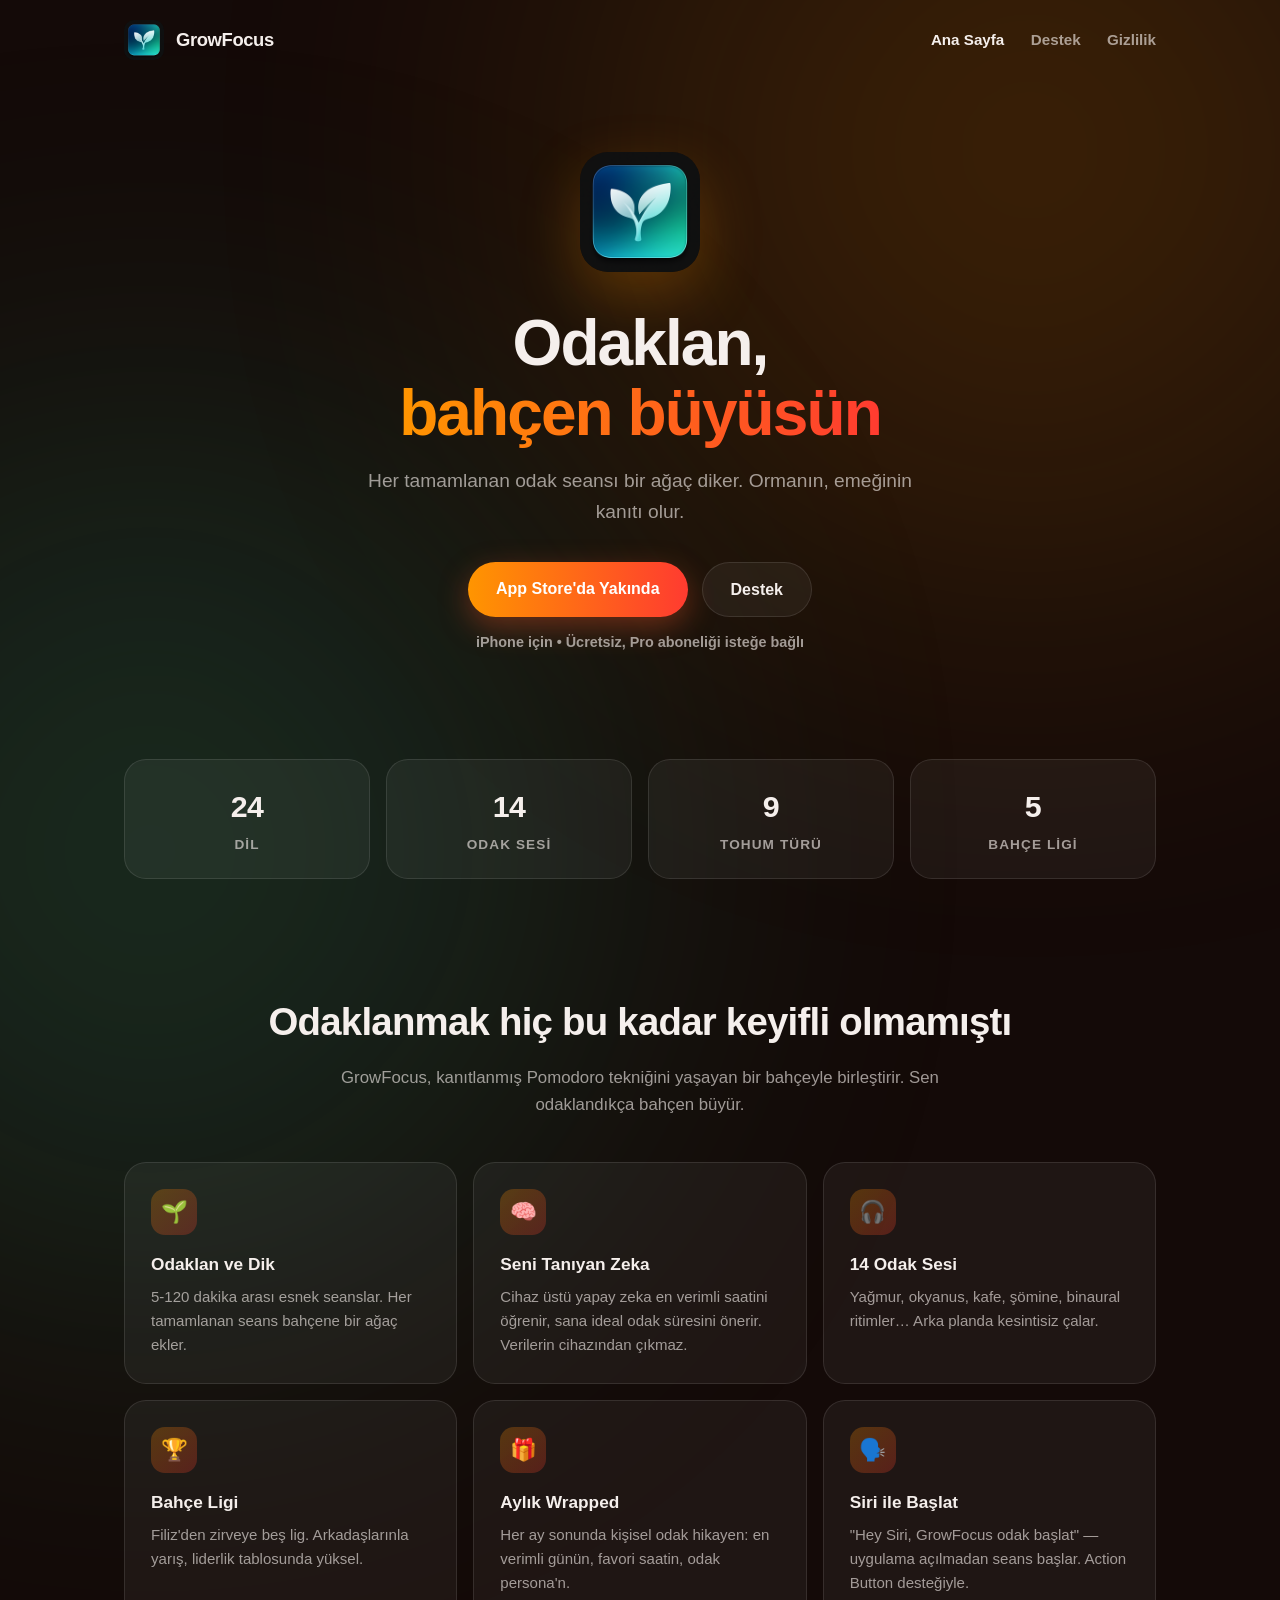
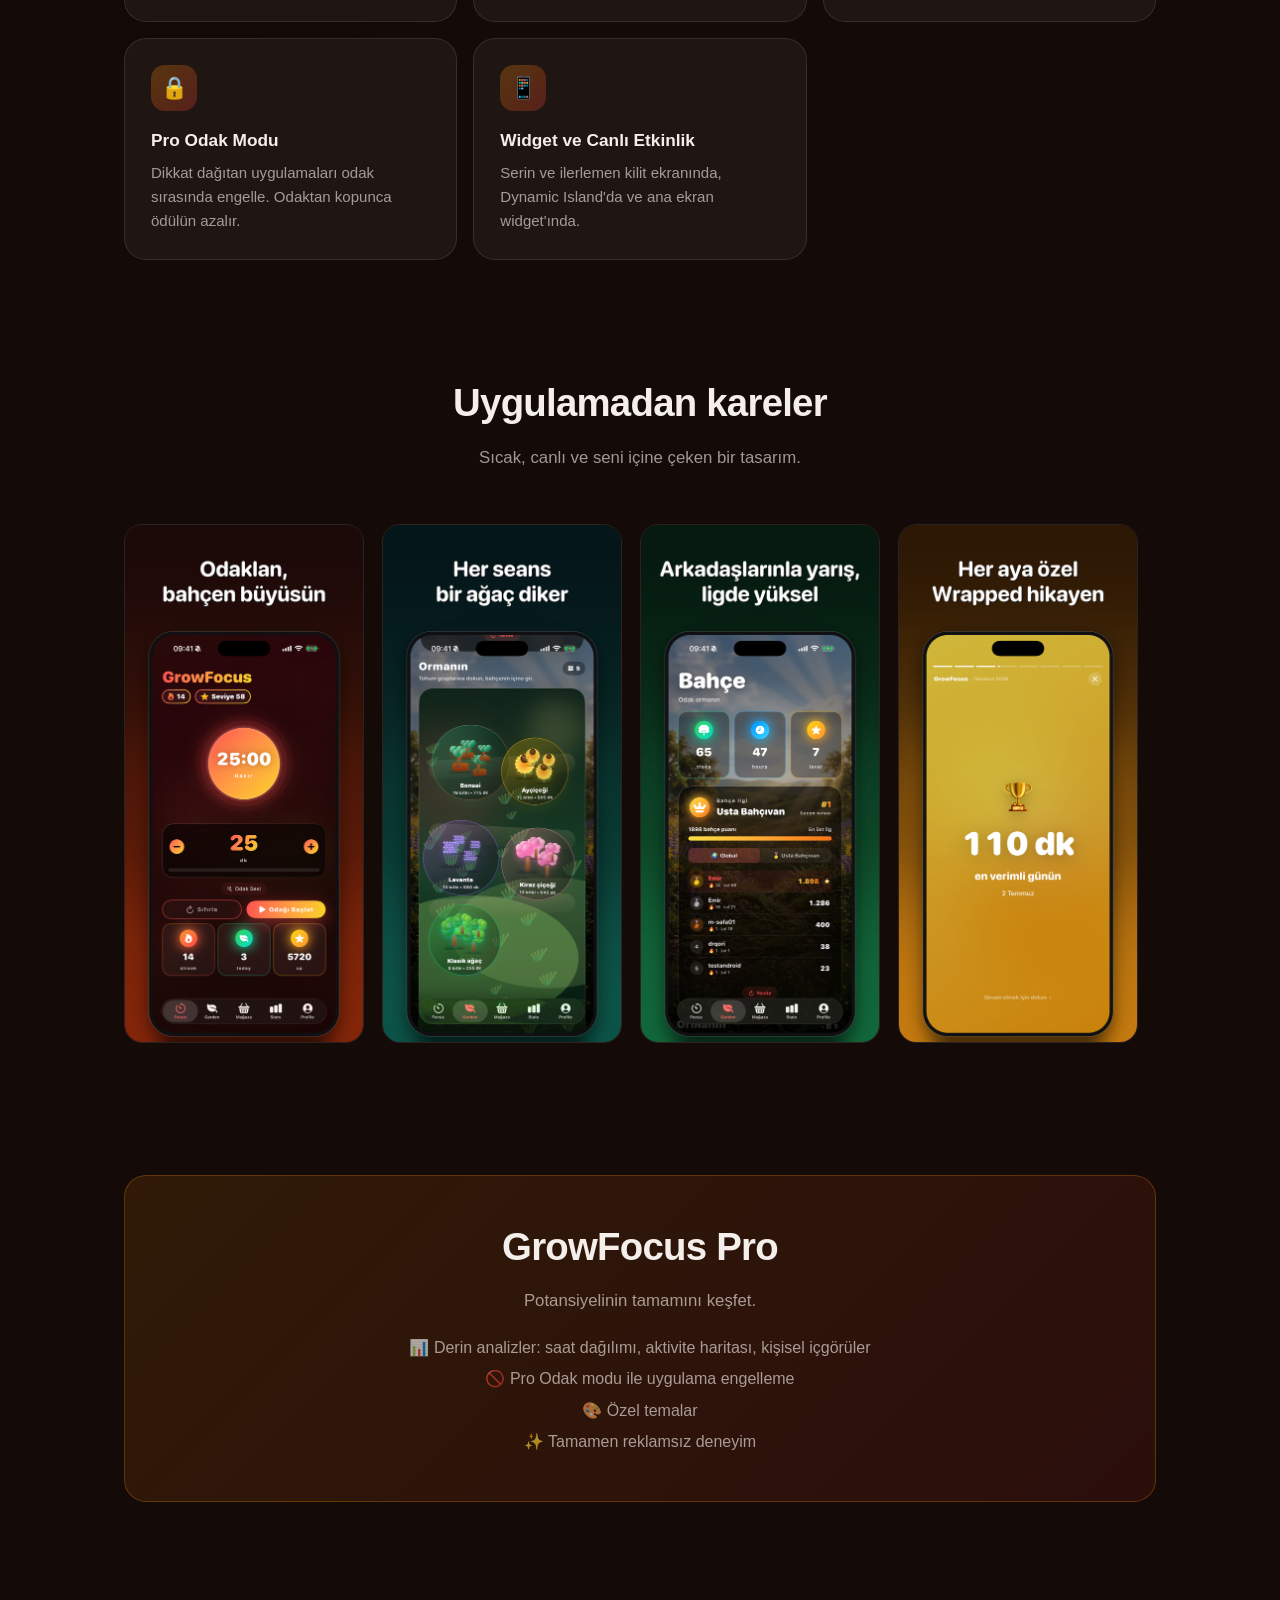
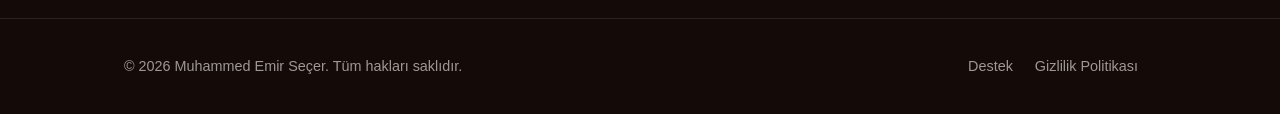
<file: index.html>
<!DOCTYPE html>
<html lang="tr">
<head>
<meta charset="UTF-8">
<meta name="viewport" content="width=device-width, initial-scale=1.0">
<title>GrowFocus — Odaklan, bahçeni büyüt</title>
<meta name="description" content="GrowFocus, odaklandıkça büyüyen bir bahçe. Pomodoro zamanlayıcı, yapay zeka destekli öneriler, odak sesleri, Bahçe Ligi ve aylık Wrapped ile odaklanmayı keyfe dönüştür.">
<meta property="og:title" content="GrowFocus — Odaklan, bahçeni büyüt">
<meta property="og:description" content="Her odak seansı bir ağaç diker. Ormanın, emeğinin kanıtı olur.">
<meta property="og:image" content="assets/01_focus.png">
<link rel="icon" href="assets/icon.png">
<link rel="stylesheet" href="style.css">
</head>
<body>
<div class="glow ember"></div>
<div class="glow leaf"></div>

<header class="wrap">
  <nav>
    <a class="brand" href="index.html"><img src="assets/icon.png" alt="GrowFocus"><span>GrowFocus</span></a>
    <div class="links">
      <a href="index.html" class="active">Ana Sayfa</a>
      <a href="destek.html">Destek</a>
      <a href="gizlilik.html">Gizlilik</a>
    </div>
  </nav>
</header>

<main class="wrap">
  <div class="hero">
    <img class="appicon" src="assets/icon.png" alt="GrowFocus ikonu">
    <h1>Odaklan,<br><span class="grad">bahçen büyüsün</span></h1>
    <p class="sub">Her tamamlanan odak seansı bir ağaç diker. Ormanın, emeğinin kanıtı olur.</p>
    <div class="cta">
      <a class="btn primary" href="#" aria-disabled="true">App Store'da Yakında</a>
      <a class="btn ghost" href="destek.html">Destek</a>
    </div>
    <span class="badge-soon">iPhone için • Ücretsiz, Pro aboneliği isteğe bağlı</span>
  </div>

  <div class="stats">
    <div class="stat"><b>24</b><span>dil</span></div>
    <div class="stat"><b>14</b><span>odak sesi</span></div>
    <div class="stat"><b>9</b><span>tohum türü</span></div>
    <div class="stat"><b>5</b><span>bahçe ligi</span></div>
  </div>

  <section id="ozellikler">
    <h2>Odaklanmak hiç bu kadar keyifli olmamıştı</h2>
    <p class="lead">GrowFocus, kanıtlanmış Pomodoro tekniğini yaşayan bir bahçeyle birleştirir. Sen odaklandıkça bahçen büyür.</p>
    <div class="features">
      <div class="feature"><div class="ico">🌱</div><h3>Odaklan ve Dik</h3><p>5-120 dakika arası esnek seanslar. Her tamamlanan seans bahçene bir ağaç ekler.</p></div>
      <div class="feature"><div class="ico">🧠</div><h3>Seni Tanıyan Zeka</h3><p>Cihaz üstü yapay zeka en verimli saatini öğrenir, sana ideal odak süresini önerir. Verilerin cihazından çıkmaz.</p></div>
      <div class="feature"><div class="ico">🎧</div><h3>14 Odak Sesi</h3><p>Yağmur, okyanus, kafe, şömine, binaural ritimler… Arka planda kesintisiz çalar.</p></div>
      <div class="feature"><div class="ico">🏆</div><h3>Bahçe Ligi</h3><p>Filiz'den zirveye beş lig. Arkadaşlarınla yarış, liderlik tablosunda yüksel.</p></div>
      <div class="feature"><div class="ico">🎁</div><h3>Aylık Wrapped</h3><p>Her ay sonunda kişisel odak hikayen: en verimli günün, favori saatin, odak persona'n.</p></div>
      <div class="feature"><div class="ico">🗣️</div><h3>Siri ile Başlat</h3><p>"Hey Siri, GrowFocus odak başlat" — uygulama açılmadan seans başlar. Action Button desteğiyle.</p></div>
      <div class="feature"><div class="ico">🔒</div><h3>Pro Odak Modu</h3><p>Dikkat dağıtan uygulamaları odak sırasında engelle. Odaktan kopunca ödülün azalır.</p></div>
      <div class="feature"><div class="ico">📱</div><h3>Widget ve Canlı Etkinlik</h3><p>Serin ve ilerlemen kilit ekranında, Dynamic Island'da ve ana ekran widget'ında.</p></div>
    </div>
  </section>

  <section id="ekranlar">
    <h2>Uygulamadan kareler</h2>
    <p class="lead">Sıcak, canlı ve seni içine çeken bir tasarım.</p>
    <div class="shots">
      <img src="assets/01_focus.png" alt="Odak zamanlayıcı ekranı" loading="lazy">
      <img src="assets/03_garden_forest.png" alt="Bahçe — tohum kümeleri" loading="lazy">
      <img src="assets/02_garden_league.png" alt="Bahçe Ligi ve liderlik tablosu" loading="lazy">
      <img src="assets/05_wrapped.png" alt="Aylık Wrapped hikayesi" loading="lazy">
      <img src="assets/04_stats.png" alt="İstatistikler" loading="lazy">
      <img src="assets/08_live_activity.png" alt="Kilit ekranında Canlı Etkinlik" loading="lazy">
      <img src="assets/09_widget.png" alt="Ana ekran widget'ı" loading="lazy">
      <img src="assets/06_profile_badges.png" alt="Profil rozetleri" loading="lazy">
      <img src="assets/07_store.png" alt="Mağaza" loading="lazy">
      <img src="assets/10_languages.png" alt="24 dil desteği" loading="lazy">
    </div>
  </section>

  <section id="pro">
    <div class="pro-box">
      <h2>GrowFocus Pro</h2>
      <p class="lead" style="margin-bottom:0">Potansiyelinin tamamını keşfet.</p>
      <ul>
        <li>📊 Derin analizler: saat dağılımı, aktivite haritası, kişisel içgörüler</li>
        <li>🚫 Pro Odak modu ile uygulama engelleme</li>
        <li>🎨 Özel temalar</li>
        <li>✨ Tamamen reklamsız deneyim</li>
      </ul>
    </div>
  </section>
</main>

<footer>
  <div class="wrap">
    <div>© 2026 Muhammed Emir Seçer. Tüm hakları saklıdır.</div>
    <div>
      <a href="destek.html">Destek</a>
      <a href="gizlilik.html">Gizlilik Politikası</a>
    </div>
  </div>
</footer>
</body>
</html>
</file>
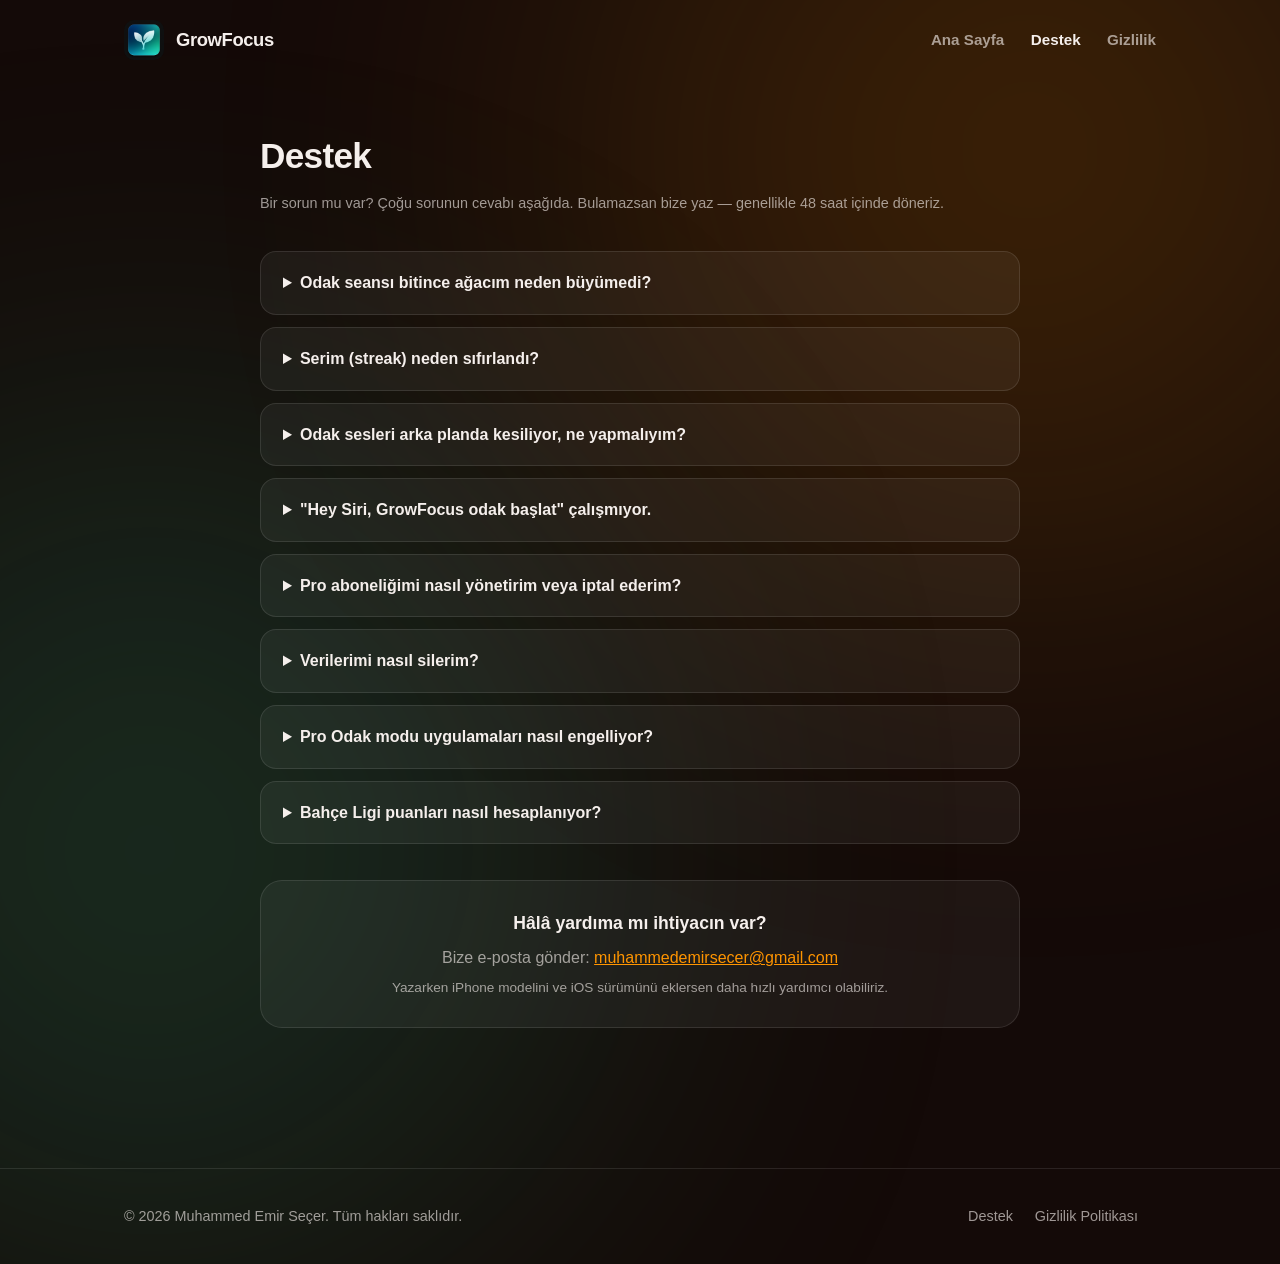
<file: destek.html>
<!DOCTYPE html>
<html lang="tr">
<head>
<meta charset="UTF-8">
<meta name="viewport" content="width=device-width, initial-scale=1.0">
<title>Destek — GrowFocus</title>
<meta name="description" content="GrowFocus destek sayfası: sık sorulan sorular ve iletişim.">
<link rel="icon" href="assets/icon.png">
<link rel="stylesheet" href="style.css">
</head>
<body>
<div class="glow ember"></div>
<div class="glow leaf"></div>

<header class="wrap">
  <nav>
    <a class="brand" href="index.html"><img src="assets/icon.png" alt="GrowFocus"><span>GrowFocus</span></a>
    <div class="links">
      <a href="index.html">Ana Sayfa</a>
      <a href="destek.html" class="active">Destek</a>
      <a href="gizlilik.html">Gizlilik</a>
    </div>
  </nav>
</header>

<main class="wrap page">
  <h1>Destek</h1>
  <p class="updated">Bir sorun mu var? Çoğu sorunun cevabı aşağıda. Bulamazsan bize yaz — genellikle 48 saat içinde döneriz.</p>

  <div class="faq">
    <details>
      <summary>Odak seansı bitince ağacım neden büyümedi?</summary>
      <p>Ağacın dikilmesi için seansın tamamlanması gerekir. Seansı erken sıfırlarsan ağaç dikilmez. İnternet bağlantın yoksa seans cihazında saklanır ve bağlantı gelince bahçene işlenir.</p>
    </details>
    <details>
      <summary>Serim (streak) neden sıfırlandı?</summary>
      <p>Seri, arka arkaya her gün en az bir seans tamamlamana bağlıdır. Bir günü kaçırırsan seri yeniden başlar. Gün geçişleri cihazının saat dilimine göre hesaplanır.</p>
    </details>
    <details>
      <summary>Odak sesleri arka planda kesiliyor, ne yapmalıyım?</summary>
      <p>GrowFocus arka planda ses çalmayı destekler. Kesilme yaşarsan uygulamanın güncel sürümde olduğundan emin ol ve cihazını yeniden başlatmayı dene. Düşük Güç Modu bazı cihazlarda arka plan sesini etkileyebilir.</p>
    </details>
    <details>
      <summary>"Hey Siri, GrowFocus odak başlat" çalışmıyor.</summary>
      <p>Uygulamayı en az bir kez açtıktan sonra kısayollar Siri'ye kaydolur. Ayarlar → Siri ile Hızlı Başlat bölümünden başlatılacak süreyi seçebilirsin. Komut, uygulama açılmadan arka planda çalışır.</p>
    </details>
    <details>
      <summary>Pro aboneliğimi nasıl yönetirim veya iptal ederim?</summary>
      <p>Abonelikler Apple hesabın üzerinden yürür. iPhone'da Ayarlar → [Adın] → Abonelikler bölümünden yönetebilir veya iptal edebilirsin. İptal, mevcut dönemin sonunda geçerli olur.</p>
    </details>
    <details>
      <summary>Verilerimi nasıl silerim?</summary>
      <p>Uygulama içinden Profil → Ayarlar → Tehlikeli Bölge → "Hesabı sil" adımıyla hesabını ve tüm verilerini kalıcı olarak silebilirsin. Bu işlem geri alınamaz.</p>
    </details>
    <details>
      <summary>Pro Odak modu uygulamaları nasıl engelliyor?</summary>
      <p>Pro Odak, Apple'ın Ekran Süresi (Family Controls) iznini kullanır. İzni verdikten sonra engellenecek uygulamaları seçersin; odak sırasında bu uygulamalar kilitlenir. İzin verileri cihazında kalır.</p>
    </details>
    <details>
      <summary>Bahçe Ligi puanları nasıl hesaplanıyor?</summary>
      <p>Haftalık odak dakikaların bahçe puanına dönüşür. Her hafta yeni sezon başlar; puanına göre Filiz'den zirveye beş lig arasında ilerlersin.</p>
    </details>
  </div>

  <div class="contact-card">
    <b>Hâlâ yardıma mı ihtiyacın var?</b>
    <p style="margin-top:8px">Bize e-posta gönder: <a href="mailto:muhammedemirsecer@gmail.com?subject=GrowFocus%20Destek">muhammedemirsecer@gmail.com</a></p>
    <p style="font-size:0.85rem; margin-top:6px">Yazarken iPhone modelini ve iOS sürümünü eklersen daha hızlı yardımcı olabiliriz.</p>
  </div>
</main>

<footer>
  <div class="wrap">
    <div>© 2026 Muhammed Emir Seçer. Tüm hakları saklıdır.</div>
    <div>
      <a href="destek.html">Destek</a>
      <a href="gizlilik.html">Gizlilik Politikası</a>
    </div>
  </div>
</footer>
</body>
</html>
</file>
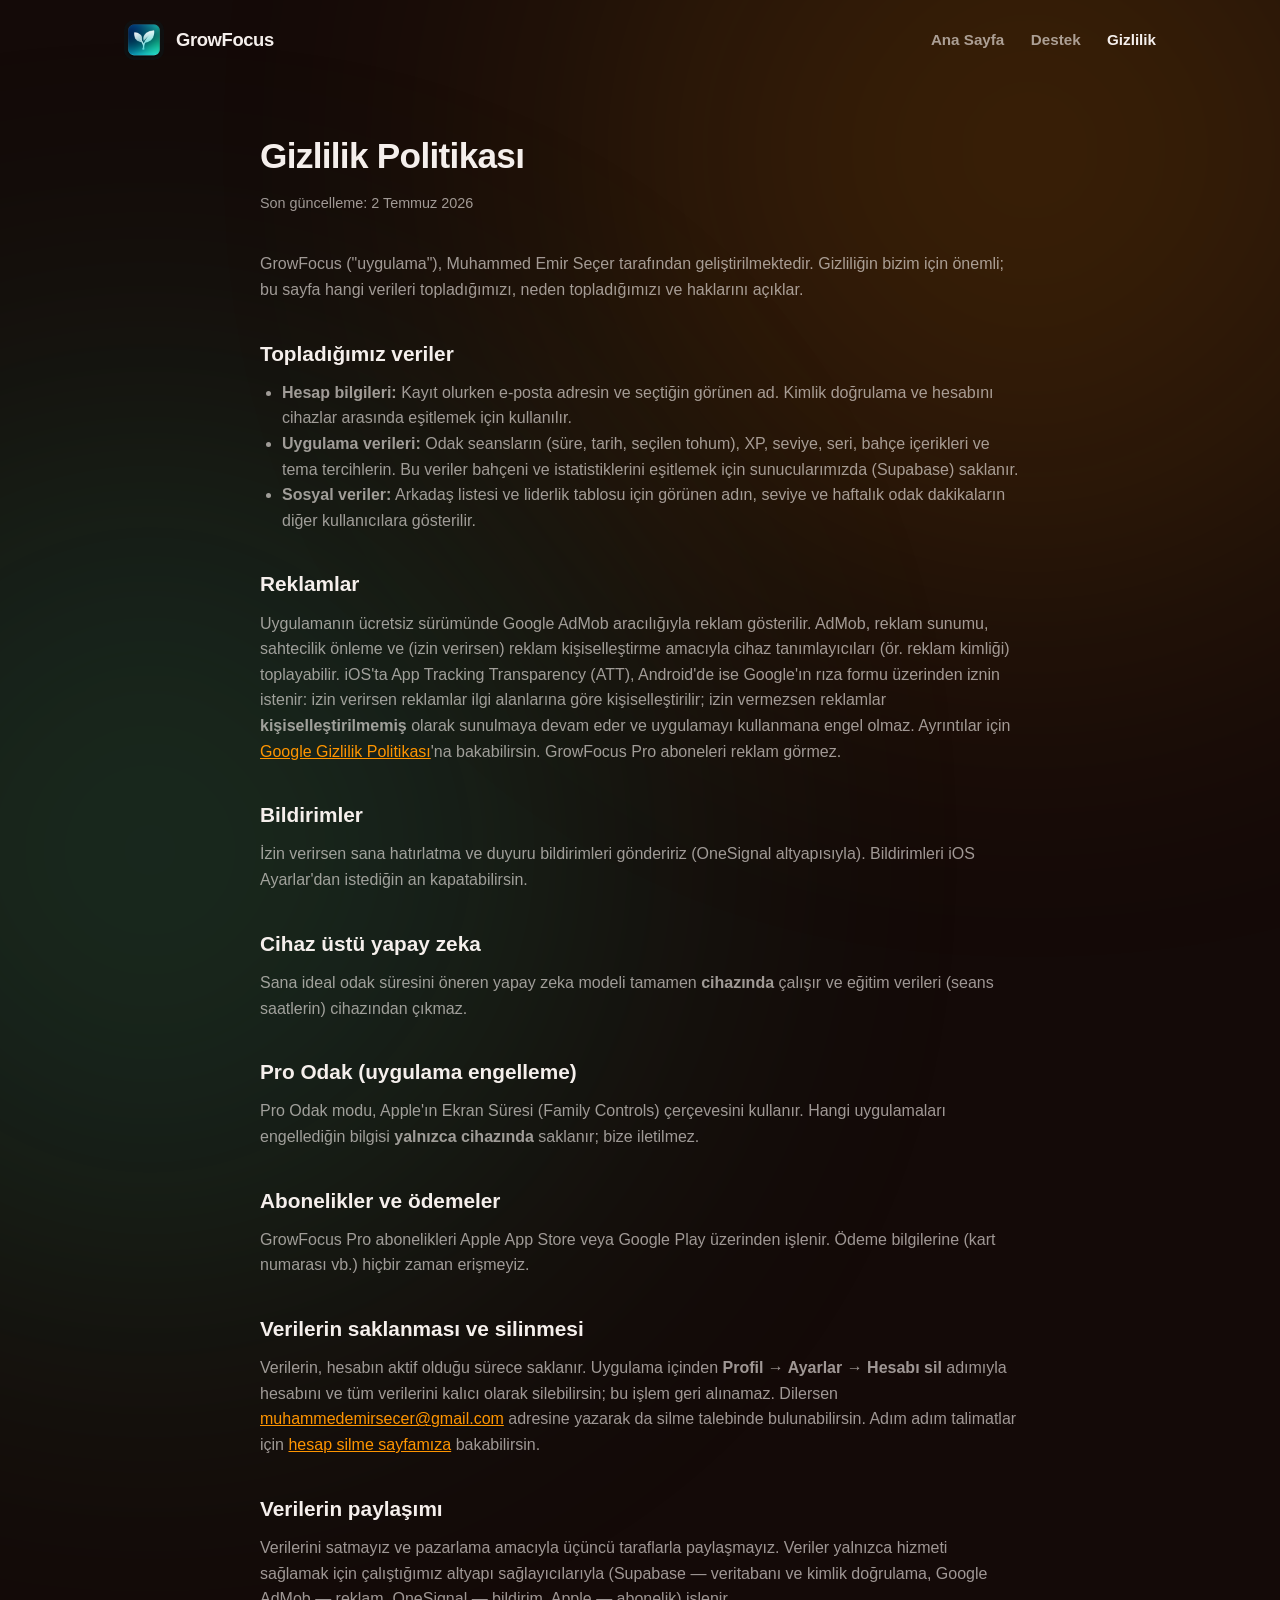
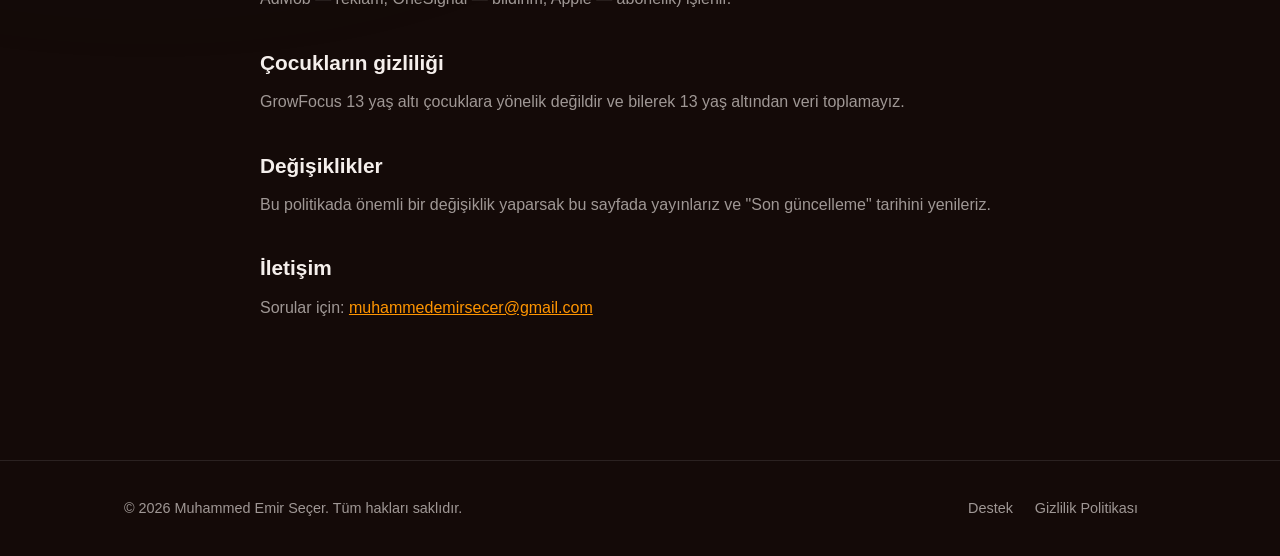
<file: gizlilik.html>
<!DOCTYPE html>
<html lang="tr">
<head>
<meta charset="UTF-8">
<meta name="viewport" content="width=device-width, initial-scale=1.0">
<title>Gizlilik Politikası — GrowFocus</title>
<meta name="description" content="GrowFocus gizlilik politikası: hangi verileri topluyoruz, nasıl kullanıyoruz, haklarınız neler.">
<link rel="icon" href="assets/icon.png">
<link rel="stylesheet" href="style.css">
</head>
<body>
<div class="glow ember"></div>
<div class="glow leaf"></div>

<header class="wrap">
  <nav>
    <a class="brand" href="index.html"><img src="assets/icon.png" alt="GrowFocus"><span>GrowFocus</span></a>
    <div class="links">
      <a href="index.html">Ana Sayfa</a>
      <a href="destek.html">Destek</a>
      <a href="gizlilik.html" class="active">Gizlilik</a>
    </div>
  </nav>
</header>

<main class="wrap page">
  <h1>Gizlilik Politikası</h1>
  <p class="updated">Son güncelleme: 2 Temmuz 2026</p>

  <p>GrowFocus ("uygulama"), Muhammed Emir Seçer tarafından geliştirilmektedir. Gizliliğin bizim için önemli; bu sayfa hangi verileri topladığımızı, neden topladığımızı ve haklarını açıklar.</p>

  <h2>Topladığımız veriler</h2>
  <ul>
    <li><b>Hesap bilgileri:</b> Kayıt olurken e-posta adresin ve seçtiğin görünen ad. Kimlik doğrulama ve hesabını cihazlar arasında eşitlemek için kullanılır.</li>
    <li><b>Uygulama verileri:</b> Odak seansların (süre, tarih, seçilen tohum), XP, seviye, seri, bahçe içerikleri ve tema tercihlerin. Bu veriler bahçeni ve istatistiklerini eşitlemek için sunucularımızda (Supabase) saklanır.</li>
    <li><b>Sosyal veriler:</b> Arkadaş listesi ve liderlik tablosu için görünen adın, seviye ve haftalık odak dakikaların diğer kullanıcılara gösterilir.</li>
  </ul>

  <h2>Reklamlar</h2>
  <p>Uygulamanın ücretsiz sürümünde Google AdMob aracılığıyla reklam gösterilir. AdMob, reklam sunumu, sahtecilik önleme ve (izin verirsen) reklam kişiselleştirme amacıyla cihaz tanımlayıcıları (ör. reklam kimliği) toplayabilir. iOS'ta App Tracking Transparency (ATT), Android'de ise Google'ın rıza formu üzerinden iznin istenir: izin verirsen reklamlar ilgi alanlarına göre kişiselleştirilir; izin vermezsen reklamlar <b>kişiselleştirilmemiş</b> olarak sunulmaya devam eder ve uygulamayı kullanmana engel olmaz. Ayrıntılar için <a href="https://policies.google.com/privacy" target="_blank" rel="noopener">Google Gizlilik Politikası</a>'na bakabilirsin. GrowFocus Pro aboneleri reklam görmez.</p>

  <h2>Bildirimler</h2>
  <p>İzin verirsen sana hatırlatma ve duyuru bildirimleri göndeririz (OneSignal altyapısıyla). Bildirimleri iOS Ayarlar'dan istediğin an kapatabilirsin.</p>

  <h2>Cihaz üstü yapay zeka</h2>
  <p>Sana ideal odak süresini öneren yapay zeka modeli tamamen <b>cihazında</b> çalışır ve eğitim verileri (seans saatlerin) cihazından çıkmaz.</p>

  <h2>Pro Odak (uygulama engelleme)</h2>
  <p>Pro Odak modu, Apple'ın Ekran Süresi (Family Controls) çerçevesini kullanır. Hangi uygulamaları engellediğin bilgisi <b>yalnızca cihazında</b> saklanır; bize iletilmez.</p>

  <h2>Abonelikler ve ödemeler</h2>
  <p>GrowFocus Pro abonelikleri Apple App Store veya Google Play üzerinden işlenir. Ödeme bilgilerine (kart numarası vb.) hiçbir zaman erişmeyiz.</p>

  <h2>Verilerin saklanması ve silinmesi</h2>
  <p>Verilerin, hesabın aktif olduğu sürece saklanır. Uygulama içinden <b>Profil → Ayarlar → Hesabı sil</b> adımıyla hesabını ve tüm verilerini kalıcı olarak silebilirsin; bu işlem geri alınamaz. Dilersen <a href="mailto:muhammedemirsecer@gmail.com">muhammedemirsecer@gmail.com</a> adresine yazarak da silme talebinde bulunabilirsin. Adım adım talimatlar için <a href="hesap-silme.html">hesap silme sayfamıza</a> bakabilirsin.</p>

  <h2>Verilerin paylaşımı</h2>
  <p>Verilerini satmayız ve pazarlama amacıyla üçüncü taraflarla paylaşmayız. Veriler yalnızca hizmeti sağlamak için çalıştığımız altyapı sağlayıcılarıyla (Supabase — veritabanı ve kimlik doğrulama, Google AdMob — reklam, OneSignal — bildirim, Apple — abonelik) işlenir.</p>

  <h2>Çocukların gizliliği</h2>
  <p>GrowFocus 13 yaş altı çocuklara yönelik değildir ve bilerek 13 yaş altından veri toplamayız.</p>

  <h2>Değişiklikler</h2>
  <p>Bu politikada önemli bir değişiklik yaparsak bu sayfada yayınlarız ve "Son güncelleme" tarihini yenileriz.</p>

  <h2>İletişim</h2>
  <p>Sorular için: <a href="mailto:muhammedemirsecer@gmail.com">muhammedemirsecer@gmail.com</a></p>
</main>

<footer>
  <div class="wrap">
    <div>© 2026 Muhammed Emir Seçer. Tüm hakları saklıdır.</div>
    <div>
      <a href="destek.html">Destek</a>
      <a href="gizlilik.html">Gizlilik Politikası</a>
    </div>
  </div>
</footer>
</body>
</html>
</file>
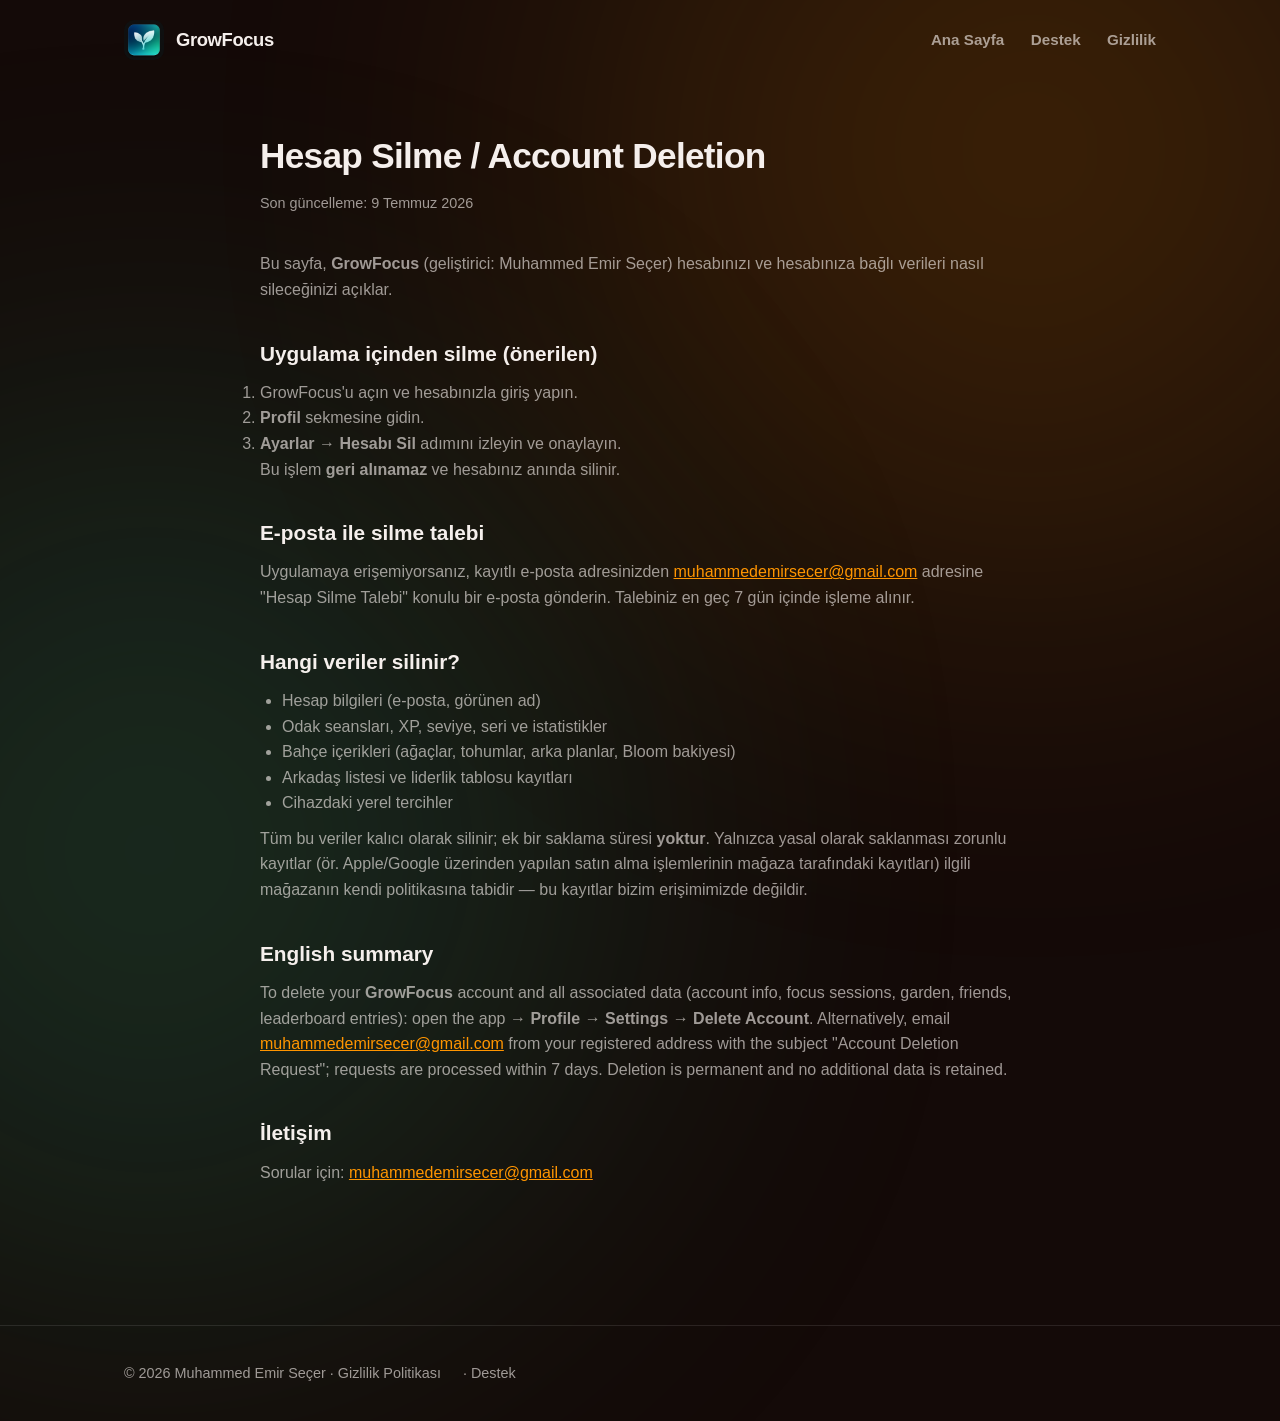
<file: hesap-silme.html>
<!DOCTYPE html>
<html lang="tr">
<head>
<meta charset="UTF-8">
<meta name="viewport" content="width=device-width, initial-scale=1.0">
<title>Hesap Silme — GrowFocus</title>
<meta name="description" content="GrowFocus hesabınızı ve verilerinizi nasıl sileceğinizi adım adım anlatır.">
<link rel="icon" href="assets/icon.png">
<link rel="stylesheet" href="style.css">
</head>
<body>
<div class="glow ember"></div>
<div class="glow leaf"></div>

<header class="wrap">
  <nav>
    <a class="brand" href="index.html"><img src="assets/icon.png" alt="GrowFocus"><span>GrowFocus</span></a>
    <div class="links">
      <a href="index.html">Ana Sayfa</a>
      <a href="destek.html">Destek</a>
      <a href="gizlilik.html">Gizlilik</a>
    </div>
  </nav>
</header>

<main class="wrap page">
  <h1>Hesap Silme / Account Deletion</h1>
  <p class="updated">Son güncelleme: 9 Temmuz 2026</p>

  <p>Bu sayfa, <b>GrowFocus</b> (geliştirici: Muhammed Emir Seçer) hesabınızı ve hesabınıza bağlı verileri nasıl sileceğinizi açıklar.</p>

  <h2>Uygulama içinden silme (önerilen)</h2>
  <ol>
    <li>GrowFocus'u açın ve hesabınızla giriş yapın.</li>
    <li><b>Profil</b> sekmesine gidin.</li>
    <li><b>Ayarlar → Hesabı Sil</b> adımını izleyin ve onaylayın.</li>
  </ol>
  <p>Bu işlem <b>geri alınamaz</b> ve hesabınız anında silinir.</p>

  <h2>E-posta ile silme talebi</h2>
  <p>Uygulamaya erişemiyorsanız, kayıtlı e-posta adresinizden <a href="mailto:muhammedemirsecer@gmail.com?subject=GrowFocus%20Hesap%20Silme%20Talebi">muhammedemirsecer@gmail.com</a> adresine "Hesap Silme Talebi" konulu bir e-posta gönderin. Talebiniz en geç 7 gün içinde işleme alınır.</p>

  <h2>Hangi veriler silinir?</h2>
  <ul>
    <li>Hesap bilgileri (e-posta, görünen ad)</li>
    <li>Odak seansları, XP, seviye, seri ve istatistikler</li>
    <li>Bahçe içerikleri (ağaçlar, tohumlar, arka planlar, Bloom bakiyesi)</li>
    <li>Arkadaş listesi ve liderlik tablosu kayıtları</li>
    <li>Cihazdaki yerel tercihler</li>
  </ul>
  <p>Tüm bu veriler kalıcı olarak silinir; ek bir saklama süresi <b>yoktur</b>. Yalnızca yasal olarak saklanması zorunlu kayıtlar (ör. Apple/Google üzerinden yapılan satın alma işlemlerinin mağaza tarafındaki kayıtları) ilgili mağazanın kendi politikasına tabidir — bu kayıtlar bizim erişimimizde değildir.</p>

  <h2>English summary</h2>
  <p>To delete your <b>GrowFocus</b> account and all associated data (account info, focus sessions, garden, friends, leaderboard entries): open the app → <b>Profile → Settings → Delete Account</b>. Alternatively, email <a href="mailto:muhammedemirsecer@gmail.com?subject=GrowFocus%20Account%20Deletion%20Request">muhammedemirsecer@gmail.com</a> from your registered address with the subject "Account Deletion Request"; requests are processed within 7 days. Deletion is permanent and no additional data is retained.</p>

  <h2>İletişim</h2>
  <p>Sorular için: <a href="mailto:muhammedemirsecer@gmail.com">muhammedemirsecer@gmail.com</a></p>
</main>

<footer>
  <div class="wrap">
    <p>© 2026 Muhammed Emir Seçer · <a href="gizlilik.html">Gizlilik Politikası</a> · <a href="destek.html">Destek</a></p>
  </div>
</footer>
</body>
</html>
</file>
<file: style.css>
:root {
  --bg: #140a08;
  --bg2: #1e0f0a;
  --card: rgba(255, 255, 255, 0.05);
  --border: rgba(255, 255, 255, 0.10);
  --text: #f5efe c;
  --text: #f5efec;
  --muted: rgba(245, 239, 236, 0.62);
  --ember1: #ff9500;
  --ember2: #ff3b30;
  --leaf: #34d399;
  --radius: 22px;
  font-size: 16px;
}

* { margin: 0; padding: 0; box-sizing: border-box; }

body {
  background: var(--bg);
  color: var(--text);
  font-family: -apple-system, BlinkMacSystemFont, "SF Pro Rounded", "Segoe UI", Roboto, sans-serif;
  line-height: 1.6;
  overflow-x: hidden;
}

.glow {
  position: fixed;
  width: 900px; height: 900px;
  border-radius: 50%;
  filter: blur(180px);
  opacity: 0.16;
  pointer-events: none;
  z-index: 0;
}
.glow.ember { background: var(--ember1); top: -300px; right: -200px; }
.glow.leaf  { background: var(--leaf); bottom: -400px; left: -300px; }

main, header, footer { position: relative; z-index: 1; }

.wrap { max-width: 1080px; margin: 0 auto; padding: 0 24px; }

/* nav */
nav {
  display: flex; align-items: center; justify-content: space-between;
  padding: 20px 0;
}
nav .brand { display: flex; align-items: center; gap: 12px; text-decoration: none; color: var(--text); }
nav .brand img { width: 40px; height: 40px; border-radius: 10px; }
nav .brand span { font-weight: 800; font-size: 1.15rem; letter-spacing: -0.02em; }
nav .links a {
  color: var(--muted); text-decoration: none; margin-left: 22px; font-weight: 600; font-size: 0.95rem;
}
nav .links a:hover, nav .links a.active { color: var(--text); }

/* hero */
.hero { text-align: center; padding: 72px 0 48px; }
.hero img.appicon {
  width: 120px; height: 120px; border-radius: 28px;
  box-shadow: 0 24px 60px rgba(255, 149, 0, 0.25);
  margin-bottom: 28px;
}
.hero h1 {
  font-size: clamp(2.4rem, 6vw, 4rem);
  font-weight: 900; letter-spacing: -0.03em; line-height: 1.1;
}
.hero h1 .grad {
  background: linear-gradient(90deg, var(--ember1), var(--ember2));
  -webkit-background-clip: text; background-clip: text; color: transparent;
}
.hero p.sub {
  color: var(--muted); font-size: 1.2rem; max-width: 560px; margin: 18px auto 0;
}
.cta { margin-top: 34px; display: flex; gap: 14px; justify-content: center; flex-wrap: wrap; }
.btn {
  display: inline-block; padding: 14px 28px; border-radius: 999px;
  font-weight: 800; text-decoration: none; font-size: 1rem;
}
.btn.primary {
  background: linear-gradient(90deg, var(--ember1), var(--ember2));
  color: #fff; box-shadow: 0 10px 30px rgba(255, 90, 40, 0.35);
}
.btn.ghost { border: 1.5px solid var(--border); color: var(--text); background: var(--card); }
.badge-soon {
  display: inline-block; margin-top: 14px; color: var(--muted); font-size: 0.9rem; font-weight: 600;
}

/* stats band */
.stats {
  display: grid; grid-template-columns: repeat(auto-fit, minmax(150px, 1fr));
  gap: 16px; margin: 56px 0;
}
.stat {
  background: var(--card); border: 1px solid var(--border); border-radius: var(--radius);
  padding: 22px; text-align: center;
}
.stat b { display: block; font-size: 1.9rem; font-weight: 900; letter-spacing: -0.02em; }
.stat span { color: var(--muted); font-size: 0.85rem; font-weight: 600; text-transform: uppercase; letter-spacing: 0.08em; }

/* sections */
section { padding: 56px 0; }
section h2 {
  font-size: clamp(1.7rem, 4vw, 2.4rem); font-weight: 900; letter-spacing: -0.02em;
  text-align: center; margin-bottom: 12px;
}
section p.lead { color: var(--muted); text-align: center; max-width: 620px; margin: 0 auto 44px; font-size: 1.05rem; }

/* features */
.features { display: grid; grid-template-columns: repeat(auto-fit, minmax(250px, 1fr)); gap: 16px; }
.feature {
  background: var(--card); border: 1px solid var(--border); border-radius: var(--radius);
  padding: 26px;
}
.feature .ico {
  width: 46px; height: 46px; border-radius: 14px; display: flex; align-items: center; justify-content: center;
  font-size: 1.35rem; margin-bottom: 16px;
  background: linear-gradient(135deg, rgba(255,149,0,0.25), rgba(255,59,48,0.25));
}
.feature h3 { font-size: 1.08rem; font-weight: 800; margin-bottom: 6px; }
.feature p { color: var(--muted); font-size: 0.94rem; }

/* screenshots */
.shots {
  display: grid; grid-auto-flow: column; grid-auto-columns: 240px;
  gap: 18px; overflow-x: auto; padding: 8px 4px 20px;
  scroll-snap-type: x mandatory;
}
.shots img {
  width: 100%; border-radius: 18px; scroll-snap-align: start;
  border: 1px solid var(--border);
}

/* pro */
.pro-box {
  background: linear-gradient(135deg, rgba(255,149,0,0.12), rgba(255,59,48,0.10));
  border: 1px solid rgba(255,149,0,0.25); border-radius: var(--radius);
  padding: 40px; text-align: center;
}
.pro-box h2 { margin-bottom: 10px; }
.pro-box ul { list-style: none; margin: 20px 0 0; color: var(--muted); }
.pro-box li { margin: 6px 0; }

/* support & legal pages */
.page { padding: 48px 0 80px; max-width: 760px; margin: 0 auto; }
.page h1 { font-size: 2.2rem; font-weight: 900; letter-spacing: -0.02em; margin-bottom: 8px; }
.page p.updated { color: var(--muted); font-size: 0.9rem; margin-bottom: 36px; }
.page h2 { font-size: 1.3rem; font-weight: 800; margin: 34px 0 10px; text-align: left; }
.page p, .page li { color: var(--muted); }
.page ul { padding-left: 22px; margin: 10px 0; }
.page a { color: var(--ember1); }
.faq details {
  background: var(--card); border: 1px solid var(--border); border-radius: 16px;
  padding: 18px 22px; margin-bottom: 12px;
}
.faq summary { font-weight: 700; cursor: pointer; color: var(--text); }
.faq details p { margin-top: 10px; }
.contact-card {
  background: var(--card); border: 1px solid var(--border); border-radius: var(--radius);
  padding: 28px; margin-top: 36px; text-align: center;
}
.contact-card b { font-size: 1.1rem; }

footer {
  border-top: 1px solid var(--border); margin-top: 60px;
  padding: 36px 0; color: var(--muted); font-size: 0.9rem;
}
footer .wrap { display: flex; justify-content: space-between; flex-wrap: wrap; gap: 12px; }
footer a { color: var(--muted); text-decoration: none; margin-right: 18px; }
footer a:hover { color: var(--text); }

@media (max-width: 640px) {
  nav .links a { margin-left: 14px; font-size: 0.85rem; }
  .hero { padding: 48px 0 32px; }
}
</file>
